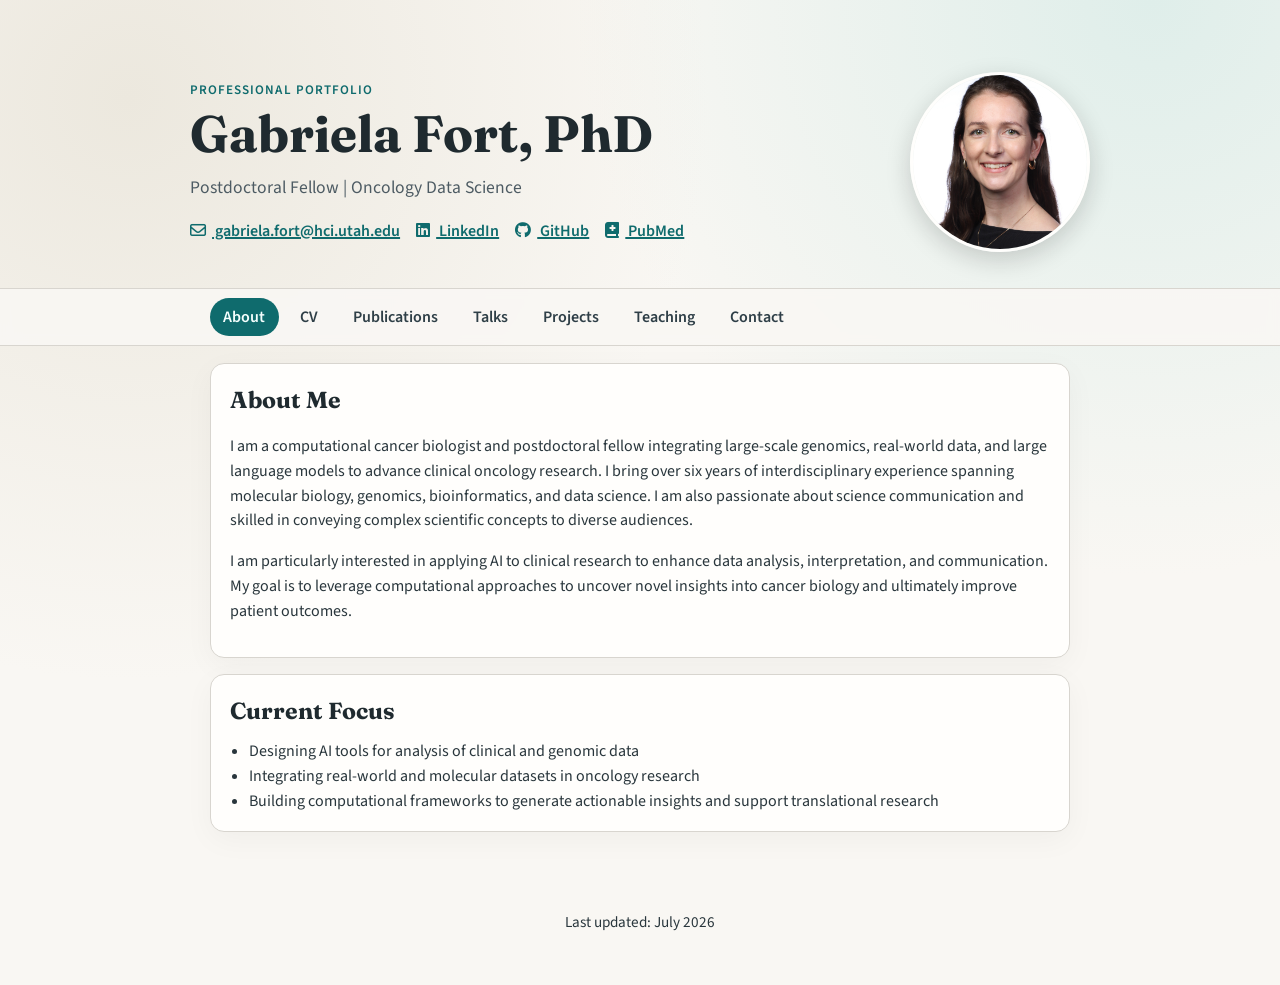
<file: index.html>
<!doctype html>
<html lang="en">
  <head>
    <meta charset="UTF-8" />
    <meta name="viewport" content="width=device-width, initial-scale=1.0" />
    <title>Gabriela Fort, PhD | Academic Portfolio</title>
    <meta
      name="description"
      content="Academic portfolio and CV of Gabriela Fort: research, publications, teaching, and professional experience."
    />
    <link rel="preconnect" href="https://fonts.googleapis.com" />
    <link rel="preconnect" href="https://fonts.gstatic.com" crossorigin />
    <link
      href="https://fonts.googleapis.com/css2?family=Fraunces:opsz,wght@9..144,400;9..144,600&family=Source+Sans+3:wght@400;500;600&display=swap"
      rel="stylesheet"
    />
    <link rel="stylesheet" href="https://cdnjs.cloudflare.com/ajax/libs/font-awesome/6.5.2/css/all.min.css" />
    <link rel="stylesheet" href="styles.css?v=20260318a" />
  </head>
  <body>
    <header class="hero">
      <div class="hero__content">
        <div class="hero__top">
          <div class="hero__text">
            <p class="hero__eyebrow">Professional Portfolio</p>
            <h1>Gabriela Fort, PhD</h1>
            <p class="hero__subtitle">
              Postdoctoral Fellow | Oncology Data Science
            </p>
            <div class="hero__links">
              <a href="mailto:gabriela.fort@hci.utah.edu"><i class="fa-regular fa-envelope" aria-hidden="true"></i> gabriela.fort@hci.utah.edu</a>
              <a href="https://www.linkedin.com/in/gabriela-fort-phd-134073181/" target="_blank" rel="noreferrer"><i class="fa-brands fa-linkedin" aria-hidden="true"></i> LinkedIn</a>
              <a href="https://github.com/GabrielaFort" target="_blank" rel="noreferrer"><i class="fa-brands fa-github" aria-hidden="true"></i> GitHub</a>
              <a href="https://pubmed.ncbi.nlm.nih.gov/?term=gabriela+fort&sort=jour&sort_order=asc&filter=datesearch.y_5" target="_blank" rel="noreferrer"><i class="fa-solid fa-book-medical" aria-hidden="true"></i> PubMed</a>
            </div>
          </div>
          <img src="assets/headshot.JPG" alt="Portrait of Gabriela Fort" class="profile-photo" />
        </div>
      </div>
    </header>

    <nav class="site-nav" aria-label="Main navigation">
      <div class="site-nav__inner">
        <a class="is-active" href="index.html?v=20260313a">About</a>
        <a href="cv.html?v=20260313a">CV</a>
        <a href="publications.html?v=20260313a">Publications</a>
        <a href="talks.html?v=20260313a">Talks</a>
        <a href="projects.html?v=20260313a">Projects</a>
        <a href="teaching.html?v=20260313a">Teaching</a>
        <a href="contact.html?v=20260313a">Contact</a>
      </div>
    </nav>

    <main class="container">
      <section>
        <h2>About Me</h2>
        <p>
          I am a computational cancer biologist and postdoctoral fellow integrating large-scale genomics, real-world data, and large language models to advance clinical oncology research. I bring over six years of interdisciplinary experience spanning molecular biology, genomics, bioinformatics, and data science. I am also passionate about science communication and skilled in conveying complex scientific concepts to diverse audiences.
        </p>
        <p>
          I am particularly interested in applying AI to clinical research to enhance data analysis, interpretation, and communication. My goal is to leverage computational approaches to uncover novel insights into cancer biology and ultimately improve patient outcomes.
        </p>
      </section>

      <section>
        <h2>Current Focus</h2>
        <ul>
          <li>Designing AI tools for analysis of clinical and genomic data</li>
          <li>Integrating real-world and molecular datasets in oncology research</li>
          <li>Building computational frameworks to generate actionable insights and support translational research</li>
        </ul>
      </section>
    </main>

    <footer class="footer">
      <p>Last updated: July 2026</p>
    </footer>
  </body>
</html>
</file>
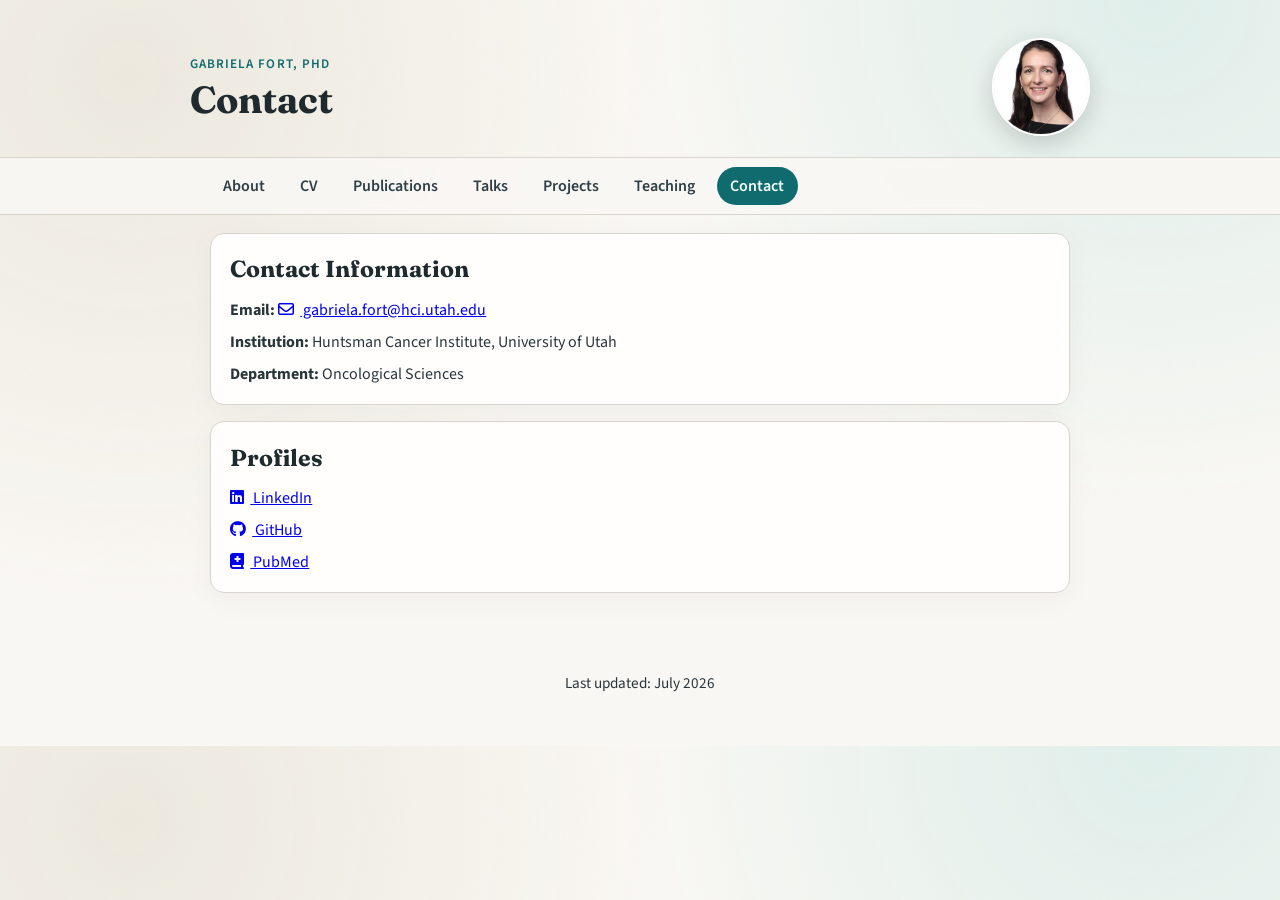
<file: contact.html>
<!doctype html>
<html lang="en">
  <head>
    <meta charset="UTF-8" />
    <meta name="viewport" content="width=device-width, initial-scale=1.0" />
    <title>Gabriela Fort, PhD | Contact</title>
    <link rel="preconnect" href="https://fonts.googleapis.com" />
    <link rel="preconnect" href="https://fonts.gstatic.com" crossorigin />
    <link
      href="https://fonts.googleapis.com/css2?family=Fraunces:opsz,wght@9..144,400;9..144,600&family=Source+Sans+3:wght@400;500;600&display=swap"
      rel="stylesheet"
    />
    <link rel="stylesheet" href="https://cdnjs.cloudflare.com/ajax/libs/font-awesome/6.5.2/css/all.min.css" />
    <link rel="stylesheet" href="styles.css?v=20260318a" />
  </head>
  <body>
    <header class="hero hero--compact">
      <div class="hero__content">
        <div class="hero__top">
          <div class="hero__text">
            <p class="hero__eyebrow">Gabriela Fort, PhD</p>
            <h1>Contact</h1>
          </div>
          <img src="assets/headshot.JPG" alt="Portrait of Gabriela Fort" class="profile-photo profile-photo--compact" />
        </div>
      </div>
    </header>

    <nav class="site-nav" aria-label="Main navigation">
      <div class="site-nav__inner">
        <a href="index.html?v=20260313a">About</a>
        <a href="cv.html?v=20260313a">CV</a>
        <a href="publications.html?v=20260313a">Publications</a>
        <a href="talks.html?v=20260313a">Talks</a>
        <a href="projects.html?v=20260313a">Projects</a>
        <a href="teaching.html?v=20260313a">Teaching</a>
        <a class="is-active" href="contact.html?v=20260313a">Contact</a>
      </div>
    </nav>

    <main class="container">
      <section>
        <h2>Contact Information</h2>
        <ul class="contact-list">
          <li><strong>Email:</strong> <a href="mailto:gabriela.fort@hci.utah.edu"><i class="fa-regular fa-envelope" aria-hidden="true"></i> gabriela.fort@hci.utah.edu</a></li>
          <li><strong>Institution:</strong> Huntsman Cancer Institute, University of Utah</li>
          <li><strong>Department:</strong> Oncological Sciences</li>
        </ul>
      </section>

      <section>
        <h2>Profiles</h2>
        <ul class="contact-list">
          <li><a href="https://www.linkedin.com/in/gabriela-fort-phd-134073181/" target="_blank" rel="noreferrer"><i class="fa-brands fa-linkedin" aria-hidden="true"></i> LinkedIn</a></li>
          <li><a href="https://github.com/GabrielaFort" target="_blank" rel="noreferrer"><i class="fa-brands fa-github" aria-hidden="true"></i> GitHub</a></li>
          <li><a href="https://pubmed.ncbi.nlm.nih.gov/?term=gabriela+fort&sort=jour&sort_order=asc&filter=datesearch.y_5" target="_blank" rel="noreferrer"><i class="fa-solid fa-book-medical" aria-hidden="true"></i> PubMed</a></li>
        </ul>
      </section>
    </main>

    <footer class="footer">
      <p>Last updated: July 2026</p>
    </footer>
  </body>
</html>
</file>
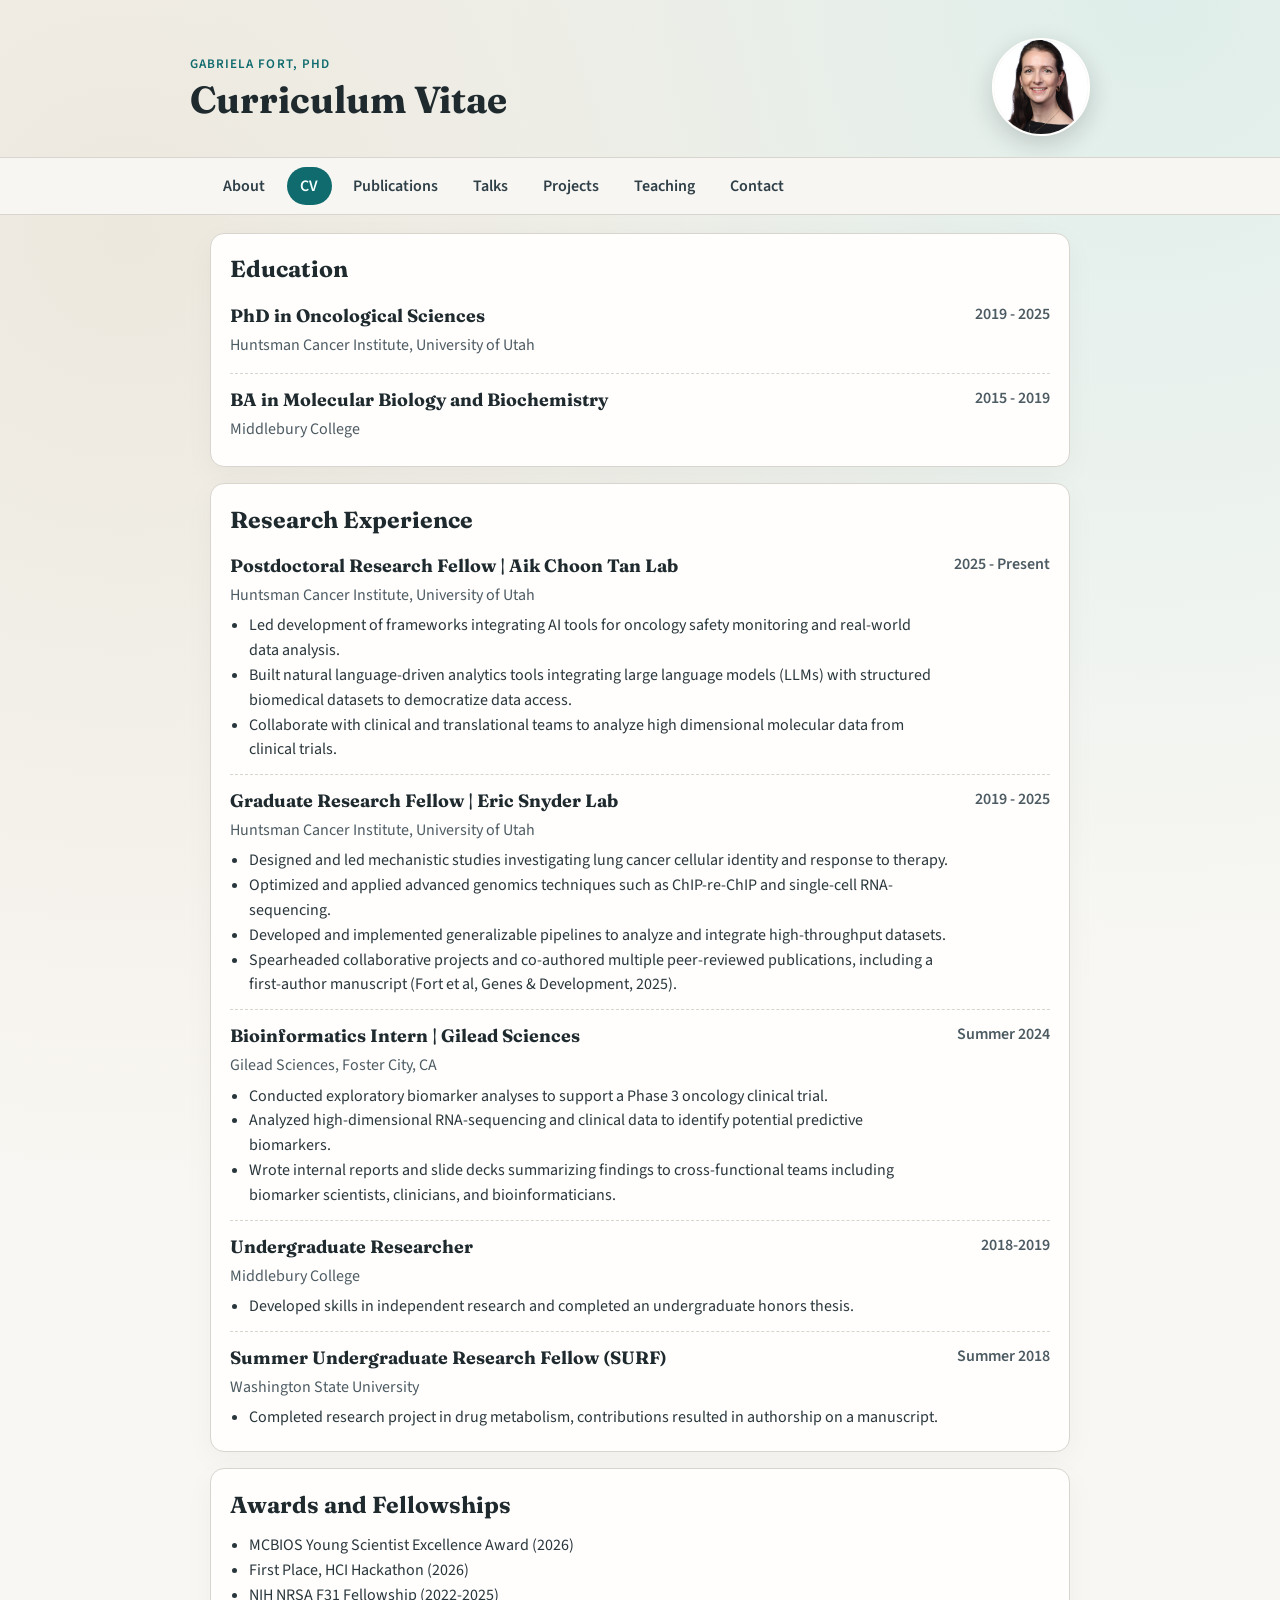
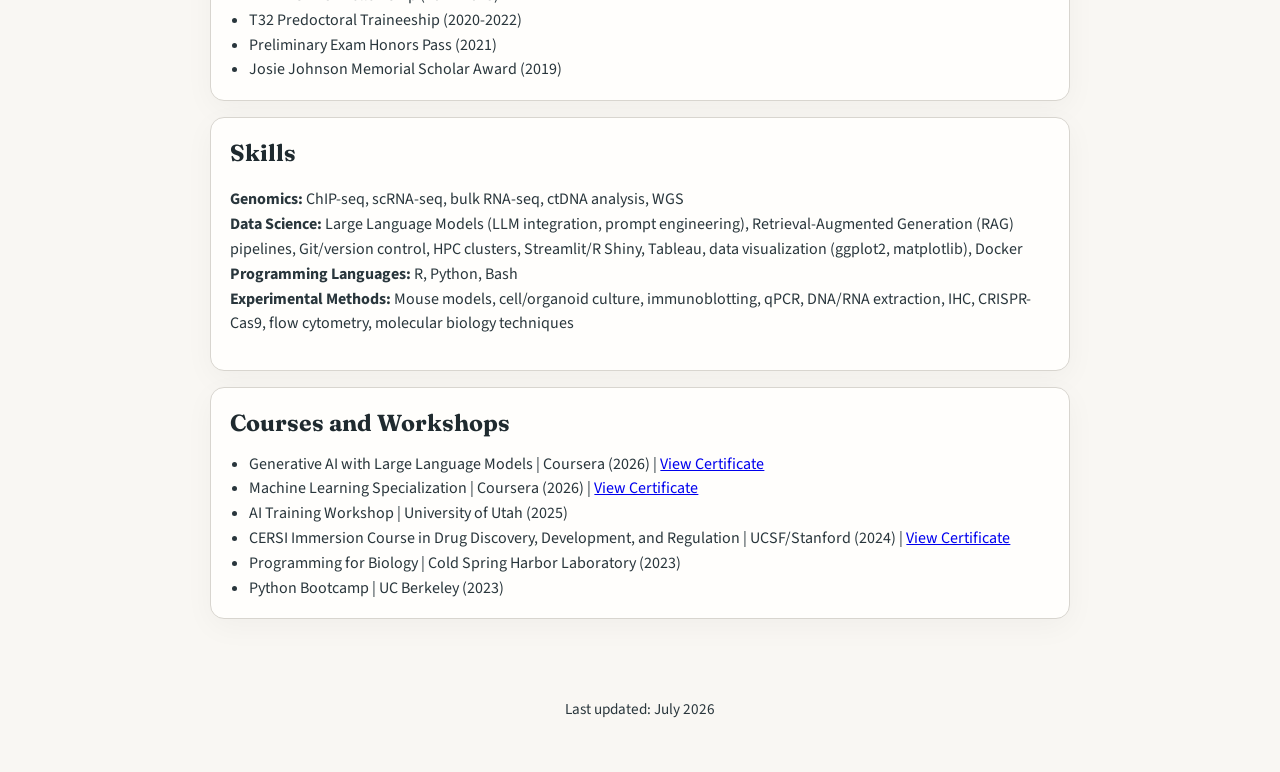
<file: cv.html>
<!doctype html>
<html lang="en">
  <head>
    <meta charset="UTF-8" />
    <meta name="viewport" content="width=device-width, initial-scale=1.0" />
    <title>Gabriela Fort, PhD | CV</title>
    <link rel="preconnect" href="https://fonts.googleapis.com" />
    <link rel="preconnect" href="https://fonts.gstatic.com" crossorigin />
    <link
      href="https://fonts.googleapis.com/css2?family=Fraunces:opsz,wght@9..144,400;9..144,600&family=Source+Sans+3:wght@400;500;600&display=swap"
      rel="stylesheet"
    />
    <link rel="stylesheet" href="https://cdnjs.cloudflare.com/ajax/libs/font-awesome/6.5.2/css/all.min.css" />
    <link rel="stylesheet" href="styles.css?v=20260318a" />
  </head>
  <body>
    <header class="hero hero--compact">
      <div class="hero__content">
        <div class="hero__top">
          <div class="hero__text">
            <p class="hero__eyebrow">Gabriela Fort, PhD</p>
            <h1>Curriculum Vitae</h1>
          </div>
          <img src="assets/headshot.JPG" alt="Portrait of Gabriela Fort" class="profile-photo profile-photo--compact" />
        </div>
      </div>
    </header>

    <nav class="site-nav" aria-label="Main navigation">
      <div class="site-nav__inner">
        <a href="index.html?v=20260313a">About</a>
        <a class="is-active" href="cv.html?v=20260313a">CV</a>
        <a href="publications.html?v=20260313a">Publications</a>
        <a href="talks.html?v=20260313a">Talks</a>
        <a href="projects.html?v=20260313a">Projects</a>
        <a href="teaching.html?v=20260313a">Teaching</a>
        <a href="contact.html?v=20260313a">Contact</a>
      </div>
    </nav>

    <main class="container">
      <section>
        <h2>Education</h2>
        <article class="entry">
          <div>
            <h3>PhD in Oncological Sciences</h3>
            <p>Huntsman Cancer Institute, University of Utah</p>
          </div>
          <span>2019 - 2025</span>
        </article>
        <article class="entry">
          <div>
            <h3>BA in Molecular Biology and Biochemistry</h3>
            <p>Middlebury College</p>
          </div>
          <span>2015 - 2019</span>
        </article>
      </section>

      <section>
        <h2>Research Experience</h2>
        <article class="entry">
          <div>
            <h3>Postdoctoral Research Fellow | Aik Choon Tan Lab</h3>
            <p>Huntsman Cancer Institute, University of Utah</p>
            <ul>
              <li>Led development of frameworks integrating AI tools for oncology safety monitoring and real-world data analysis.</li>
              <li>Built natural language-driven analytics tools integrating large language models (LLMs) with structured biomedical datasets to democratize data access.</li>
              <li>Collaborate with clinical and translational teams to analyze high dimensional molecular data from clinical trials.</li>
            </ul>
          </div>
          <span>2025 - Present</span>
        </article>
        <article class="entry">
          <div>
            <h3>Graduate Research Fellow | Eric Snyder Lab</h3>
            <p>Huntsman Cancer Institute, University of Utah</p>
            <ul>
              <li>Designed and led mechanistic studies investigating lung cancer cellular identity and response to therapy.</li>
              <li>Optimized and applied advanced genomics techniques such as ChIP-re-ChIP and single-cell RNA-sequencing.</li>
              <li>Developed and implemented generalizable pipelines to analyze and integrate high-throughput datasets.</li>
              <li>Spearheaded collaborative projects and co-authored multiple peer-reviewed publications, including a first-author manuscript (Fort et al, Genes & Development, 2025).</li>
            </ul>
          </div>
          <span>2019 - 2025</span>
        </article>
        <article class="entry">
          <div>
            <h3>Bioinformatics Intern | Gilead Sciences</h3>
            <p>Gilead Sciences, Foster City, CA</p>
            <ul>
              <li>Conducted exploratory biomarker analyses to support a Phase 3 oncology clinical trial.</li>
              <li>Analyzed high-dimensional RNA-sequencing and clinical data to identify potential predictive biomarkers.</li>
              <li>Wrote internal reports and slide decks summarizing findings to cross-functional teams including biomarker scientists, clinicians, and bioinformaticians.</li>
            </ul>
          </div>
          <span>Summer 2024</span>
        </article>
        <article class="entry">
          <div>
            <h3>Undergraduate Researcher</h3>
            <p>Middlebury College</p>
            <ul>
              <li>Developed skills in independent research and completed an undergraduate honors thesis.</li>
            </ul>
          </div>
          <span>2018-2019</span>
        </article>
        <article class="entry">
          <div>
            <h3>Summer Undergraduate Research Fellow (SURF)</h3>
            <p>Washington State University</p>
            <ul>
              <li>Completed research project in drug metabolism,  contributions resulted in authorship on a manuscript.</li>
            </ul>
          </div>
          <span>Summer 2018</span>
        </article>
      </section>

      <section>
        <h2>Awards and Fellowships</h2>
        <ul>
          <li>MCBIOS Young Scientist Excellence Award (2026)</li>
          <li>First Place, HCI Hackathon (2026)</li>
          <li>NIH NRSA F31 Fellowship (2022-2025)</li>
          <li>T32 Predoctoral Traineeship (2020-2022)</li>
          <li>Preliminary Exam Honors Pass (2021)</li>
          <li>Josie Johnson Memorial Scholar Award (2019)</li>
        </ul>
      </section>

      <section>
        <h2>Skills</h2>
        <p>
          <b>Genomics:</b> ChIP-seq, scRNA-seq, bulk RNA-seq, ctDNA analysis, WGS
          <br />
          <b>Data Science:</b> Large Language Models (LLM integration, prompt engineering), Retrieval-Augmented Generation (RAG) pipelines, Git/version control, HPC clusters, Streamlit/R Shiny, Tableau, data visualization (ggplot2, matplotlib), Docker
          <br />
          <b>Programming Languages:</b> R, Python, Bash
          <br />
          <b>Experimental Methods:</b> Mouse models, cell/organoid culture, immunoblotting, qPCR, DNA/RNA extraction, IHC, CRISPR-Cas9, flow cytometry, molecular biology techniques
      </section>

            <section>
        <h2>Courses and Workshops</h2>
        <ul>
          <li>Generative AI with Large Language Models | Coursera (2026) | <a href="assets/Coursera YHROCJ48G3KG.pdf" target="_blank">View Certificate</a></li>
          <li>Machine Learning Specialization | Coursera (2026) | <a href="assets/Coursera IVMGCRSF0IVE.pdf" target="_blank">View Certificate</a></li>
          <li>AI Training Workshop | University of Utah (2025)</li>
          <li>CERSI Immersion Course in Drug Discovery, Development, and Regulation | UCSF/Stanford (2024) | <a href="assets/Gabriela Fort 2024 CERSI Immersion Statement of Completion.pdf" target="_blank">View Certificate</a></li>
          <li>Programming for Biology | Cold Spring Harbor Laboratory (2023)</li>
          <li>Python Bootcamp | UC Berkeley (2023)</li>
        </ul>
      </section>

    </main>

    <footer class="footer">
      <p>Last updated: July 2026</p>
    </footer>
  </body>
</html>
</file>
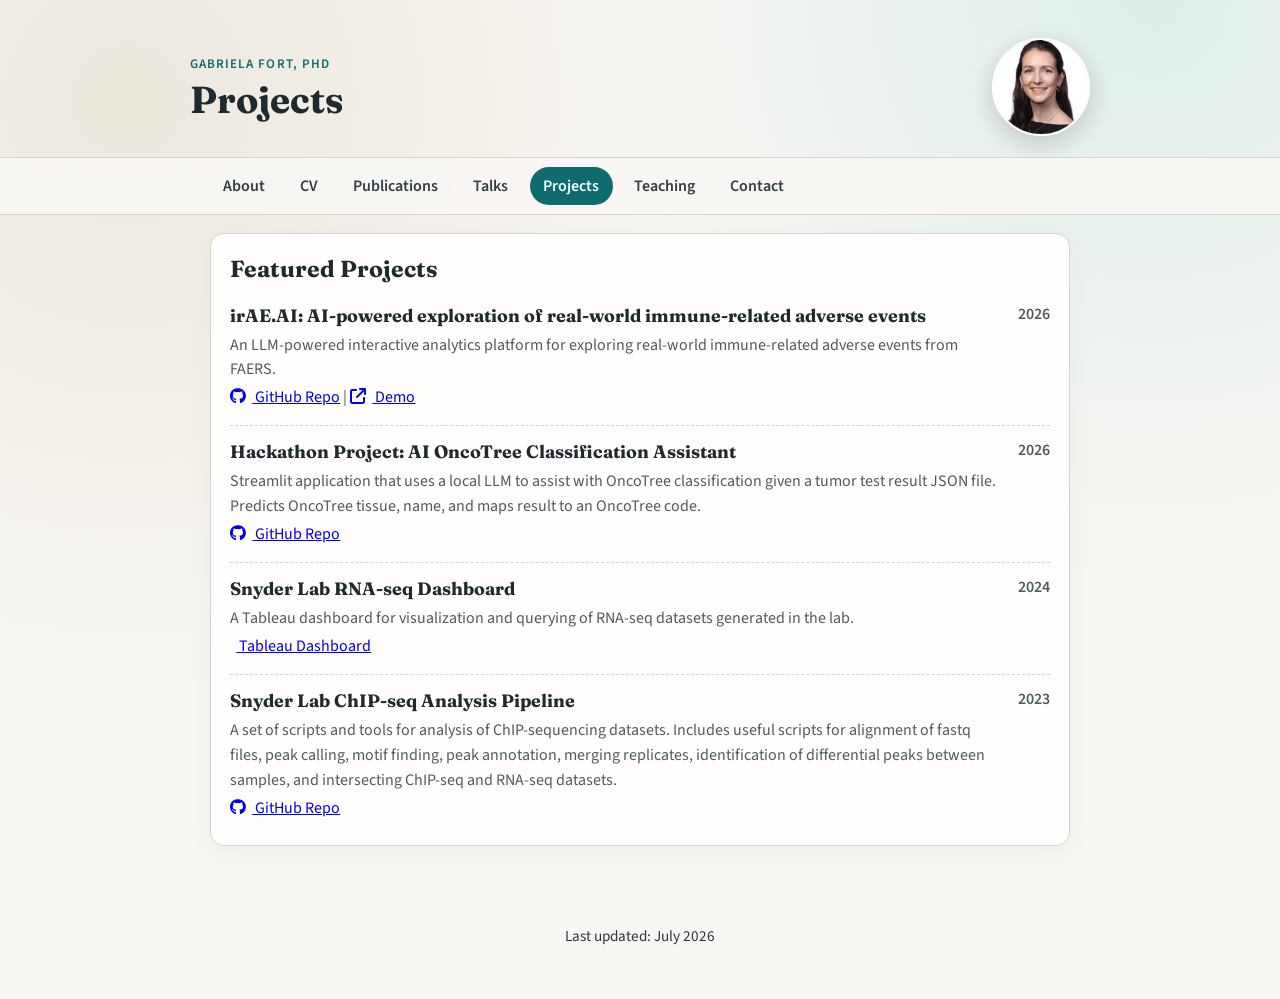
<file: projects.html>
<!doctype html>
<html lang="en">
  <head>
    <meta charset="UTF-8" />
    <meta name="viewport" content="width=device-width, initial-scale=1.0" />
    <title>Gabriela Fort, PhD | Projects</title>
    <link rel="preconnect" href="https://fonts.googleapis.com" />
    <link rel="preconnect" href="https://fonts.gstatic.com" crossorigin />
    <link
      href="https://fonts.googleapis.com/css2?family=Fraunces:opsz,wght@9..144,400;9..144,600&family=Source+Sans+3:wght@400;500;600&display=swap"
      rel="stylesheet"
    />
    <link rel="stylesheet" href="https://cdnjs.cloudflare.com/ajax/libs/font-awesome/6.5.2/css/all.min.css" />
    <link rel="stylesheet" href="styles.css?v=20260318a" />
  </head>
  <body>
    <header class="hero hero--compact">
      <div class="hero__content">
        <div class="hero__top">
          <div class="hero__text">
            <p class="hero__eyebrow">Gabriela Fort, PhD</p>
            <h1>Projects</h1>
          </div>
          <img src="assets/headshot.JPG" alt="Portrait of Gabriela Fort" class="profile-photo profile-photo--compact" />
        </div>
      </div>
    </header>

    <nav class="site-nav" aria-label="Main navigation">
      <div class="site-nav__inner">
        <a href="index.html?v=20260313a">About</a>
        <a href="cv.html?v=20260313a">CV</a>
        <a href="publications.html?v=20260313a">Publications</a>
        <a href="talks.html?v=20260313a">Talks</a>
        <a class="is-active" href="projects.html?v=20260313a">Projects</a>
        <a href="teaching.html?v=20260313a">Teaching</a>
        <a href="contact.html?v=20260313a">Contact</a>
      </div>
    </nav>

    <main class="container">
      <section>
        <h2>Featured Projects</h2>
        <article class="entry">
          <div>
            <h3>irAE.AI: AI-powered exploration of real-world immune-related adverse events</h3>
            <p>An LLM-powered interactive analytics platform for exploring real-world immune-related adverse events from FAERS.</p>
            <p><a href="https://github.com/GabrielaFort/Python_irAE_LLM_Query" target="_blank" rel="noopener noreferrer"><i class="fa-brands fa-github" aria-hidden="true"></i> GitHub Repo</a> | <a href="https://vimeo.com/1167829596?share=copy&fl=sv&fe=ci" target="_blank" rel="noopener noreferrer"><i class="fa-solid fa-arrow-up-right-from-square" aria-hidden="true"></i> Demo</a></p>
          </div>
          <span>2026</span>
        </article>

        <article class="entry">
          <div>
            <h3>Hackathon Project: AI OncoTree Classification Assistant</h3>
            <p>Streamlit application that uses a local LLM to assist with OncoTree classification given a tumor test result JSON file. Predicts OncoTree tissue, name, and maps result to an OncoTree code.</p>
            <p><a href="https://github.com/GabrielaFort/HCI_Hackathon" target="_blank" rel="noopener noreferrer"><i class="fa-brands fa-github" aria-hidden="true"></i> GitHub Repo</a></p>
          </div>
          <span>2026</span>
        </article>

        <article class="entry">
          <div>
            <h3>Snyder Lab RNA-seq Dashboard</h3>
            <p>A Tableau dashboard for visualization and querying of RNA-seq datasets generated in the lab.</p>
            <p><a href="https://public.tableau.com/app/profile/gabriela.fort/viz/Snyder_RNAseq_Dashboard_GF/NavigationHome" target="_blank" rel="noopener noreferrer"><i class="fa-brands fa-tableau" aria-hidden="true"></i> Tableau Dashboard</a></p>
          </div>
          <span>2024</span>
        </article>

        <article class="entry">
          <div>
            <h3>Snyder Lab ChIP-seq Analysis Pipeline</h3>
            <p>A set of scripts and tools for analysis of ChIP-sequencing datasets. Includes useful scripts for alignment of fastq files, peak calling, motif finding, peak annotation, merging replicates, identification of differential peaks between samples, and intersecting ChIP-seq and RNA-seq datasets.</p>
            <p><a href="https://github.com/GabrielaFort/SnyderLab_ChIPseq" target="_blank" rel="noopener noreferrer"><i class="fa-brands fa-github" aria-hidden="true"></i> GitHub Repo</a></p>
          </div>
          <span>2023</span>
        </article>
      </section>

    </main>

    <footer class="footer">
      <p>Last updated: July 2026</p>
    </footer>
  </body>
</html>
</file>
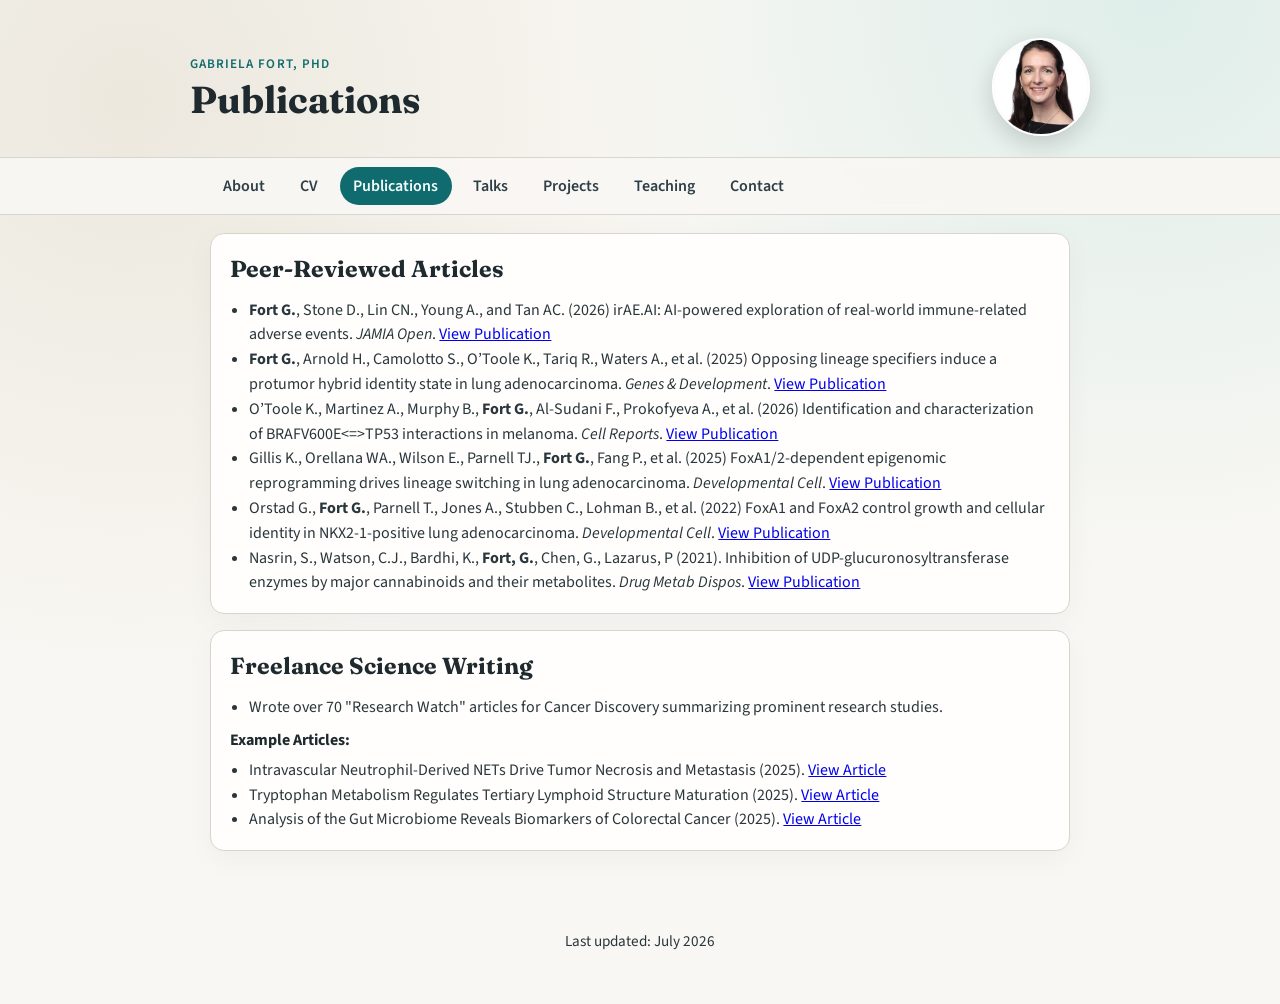
<file: publications.html>
<!doctype html>
<html lang="en">
  <head>
    <meta charset="UTF-8" />
    <meta name="viewport" content="width=device-width, initial-scale=1.0" />
    <title>Gabriela Fort, PhD | Publications</title>
    <link rel="preconnect" href="https://fonts.googleapis.com" />
    <link rel="preconnect" href="https://fonts.gstatic.com" crossorigin />
    <link
      href="https://fonts.googleapis.com/css2?family=Fraunces:opsz,wght@9..144,400;9..144,600&family=Source+Sans+3:wght@400;500;600&display=swap"
      rel="stylesheet"
    />
    <link rel="stylesheet" href="https://cdnjs.cloudflare.com/ajax/libs/font-awesome/6.5.2/css/all.min.css" />
    <link rel="stylesheet" href="styles.css?v=20260318a" />
  </head>
  <body>
    <header class="hero hero--compact">
      <div class="hero__content">
        <div class="hero__top">
          <div class="hero__text">
            <p class="hero__eyebrow">Gabriela Fort, PhD</p>
            <h1>Publications</h1>
          </div>
          <img src="assets/headshot.JPG" alt="Portrait of Gabriela Fort" class="profile-photo profile-photo--compact" />
        </div>
      </div>
    </header>

    <nav class="site-nav" aria-label="Main navigation">
      <div class="site-nav__inner">
        <a href="index.html?v=20260313a">About</a>
        <a href="cv.html?v=20260313a">CV</a>
        <a class="is-active" href="publications.html?v=20260313a">Publications</a>
        <a href="talks.html?v=20260313a">Talks</a>
        <a href="projects.html?v=20260313a">Projects</a>
        <a href="teaching.html?v=20260313a">Teaching</a>
        <a href="contact.html?v=20260313a">Contact</a>
      </div>
    </nav>

    <main class="container">
      <section>
        <h2>Peer-Reviewed Articles</h2>
        <ul>
          <li>
            <b>Fort G.</b>, Stone D., Lin CN., Young A., and Tan AC. (2026) irAE.AI: AI-powered exploration of real-world immune-related adverse events. <em>JAMIA Open</em>.
            <a href="https://doi.org/10.1093/jamiaopen/ooag094" target="_blank" rel="noopener noreferrer">View Publication</a>
          </li>
          <li>
            <b>Fort G.</b>, Arnold H., Camolotto S., O’Toole K., Tariq R., Waters A., et al. (2025) Opposing lineage specifiers induce a protumor hybrid identity state in lung adenocarcinoma. <em>Genes & Development</em>.
            <a href="https://doi.org/10.1101/gad.352742.125" target="_blank" rel="noopener noreferrer">View Publication</a>
          </li>
          <li>
            O’Toole K., Martinez A., Murphy B., <b>Fort G.</b>, Al-Sudani F., Prokofyeva A., et al. (2026) Identification and characterization of BRAFV600E<=>TP53 interactions in melanoma. <em>Cell Reports</em>.
            <a href="https://doi.org/10.1016/j.celrep.2026.117078" target="_blank" rel="noopener noreferrer">View Publication</a>
          </li>
          <li>
            Gillis K., Orellana WA., Wilson E., Parnell TJ., <b>Fort G.</b>, Fang P., et al. (2025) FoxA1/2-dependent epigenomic reprogramming drives lineage switching in lung adenocarcinoma. <em>Developmental Cell</em>.
            <a href="https://doi.org/10.1016/j.devcel.2024.10.009" target="_blank" rel="noopener noreferrer">View Publication</a>
          </li>
          <li>
            Orstad G., <b>Fort G.</b>, Parnell T., Jones A., Stubben C., Lohman B., et al. (2022) FoxA1 and FoxA2 control growth and cellular identity in NKX2-1-positive lung adenocarcinoma. <em>Developmental Cell</em>.
            <a href="https://doi.org/10.1016/j.devcel.2022.06.017" target="_blank" rel="noopener noreferrer">View Publication</a>
          </li>
          <li>
            Nasrin, S., Watson, C.J., Bardhi, K., <b>Fort, G.</b>, Chen, G., Lazarus, P (2021). Inhibition of UDP-glucuronosyltransferase enzymes by major cannabinoids and their metabolites. <em>Drug Metab Dispos</em>.
            <a href="https://doi.org/10.1124/dmd.121.000530" target="_blank" rel="noopener noreferrer">View Publication</a>
          </li>
        </ul>
      </section>

      <!-- <section>
        <h2>Preprints</h2>
        <ul>
          <li>O’Toole K., Martinez A., Murphy B., Proveyeka A., <b>Fort G.</b>, Al-Sudani F., et al. (2025) Characterization of the BRAF interactome identifies BRAFV600E<=>TP53 interaction in melanoma. <em>bioRxiv</em>.
          <a href="https://doi.org/10.1101/2025.06.20.660711" target="_blank" rel="noopener noreferrer">View Publication</a>
        </ul>
      </section> -->

      <section>
        <h2>Freelance Science Writing</h2>
        <ul>
        <li>Wrote over 70 "Research Watch" articles for Cancer Discovery summarizing prominent research studies.</li>
        </ul>
        <h4>Example Articles:</h4>
        <ul>
          <li>
          Intravascular Neutrophil-Derived NETs Drive Tumor Necrosis and Metastasis (2025).
          <a href="https://doi.org/10.1158/2159-8290.CD-RW2025-072" target="_blank" rel="noopener noreferrer">View Article</a>
          </li>
          <li>
          Tryptophan Metabolism Regulates Tertiary Lymphoid Structure Maturation (2025).
          <a href="https://doi.org/10.1158/2159-8290.CD-RW2025-061" target="_blank" rel="noopener noreferrer">View Article</a>
          </li>
          <li>
          Analysis of the Gut Microbiome Reveals Biomarkers of Colorectal Cancer (2025).
          <a href="https://doi.org/10.1158/2159-8290.CD-RW2025-052" target="_blank" rel="noopener noreferrer">View Article</a>
          </li>

        </ul>
      </section>
    </main>

    <footer class="footer">
      <p>Last updated: July 2026</p>
    </footer>
  </body>
</html>
</file>
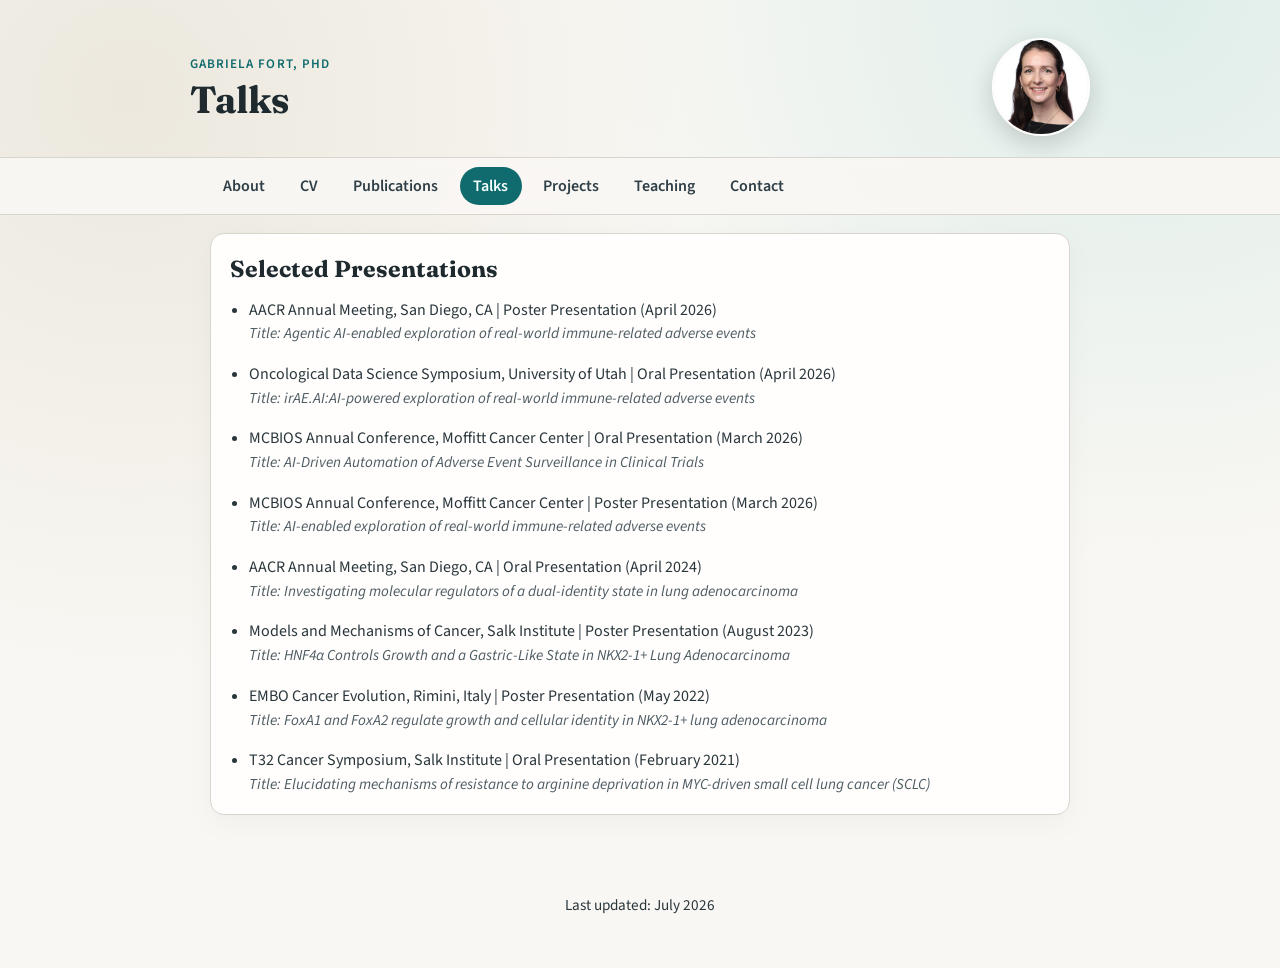
<file: talks.html>
<!doctype html>
<html lang="en">
  <head>
    <meta charset="UTF-8" />
    <meta name="viewport" content="width=device-width, initial-scale=1.0" />
    <title>Gabriela Fort, PhD | Talks</title>
    <link rel="preconnect" href="https://fonts.googleapis.com" />
    <link rel="preconnect" href="https://fonts.gstatic.com" crossorigin />
    <link
      href="https://fonts.googleapis.com/css2?family=Fraunces:opsz,wght@9..144,400;9..144,600&family=Source+Sans+3:wght@400;500;600&display=swap"
      rel="stylesheet"
    />
    <link rel="stylesheet" href="https://cdnjs.cloudflare.com/ajax/libs/font-awesome/6.5.2/css/all.min.css" />
    <link rel="stylesheet" href="styles.css?v=20260318a" />
  </head>
  <body>
    <header class="hero hero--compact">
      <div class="hero__content">
        <div class="hero__top">
          <div class="hero__text">
            <p class="hero__eyebrow">Gabriela Fort, PhD</p>
            <h1>Talks</h1>
          </div>
          <img src="assets/headshot.JPG" alt="Portrait of Gabriela Fort" class="profile-photo profile-photo--compact" />
        </div>
      </div>
    </header>

    <nav class="site-nav" aria-label="Main navigation">
      <div class="site-nav__inner">
        <a href="index.html?v=20260313a">About</a>
        <a href="cv.html?v=20260313a">CV</a>
        <a href="publications.html?v=20260313a">Publications</a>
        <a class="is-active" href="talks.html?v=20260313a">Talks</a>
        <a href="projects.html?v=20260313a">Projects</a>
        <a href="teaching.html?v=20260313a">Teaching</a>
        <a href="contact.html?v=20260313a">Contact</a>
      </div>
    </nav>

    <main class="container">
      <section>
        <h2>Selected Presentations</h2>
        <ul class="talk-list">
          <li>
            AACR Annual Meeting, San Diego, CA | Poster Presentation (April 2026)
            <div class="talk-subtitle"><em>Title: Agentic AI-enabled exploration of real-world immune-related adverse events</em></div>
          </li>
          <li>
            Oncological Data Science Symposium, University of Utah | Oral Presentation (April 2026)
            <div class="talk-subtitle"><em>Title: irAE.AI:AI-powered exploration of real-world immune-related adverse events</em></div>
          </li>
          <li>
            MCBIOS Annual Conference, Moffitt Cancer Center | Oral Presentation (March 2026)
            <div class="talk-subtitle"><em>Title: AI-Driven Automation of Adverse Event Surveillance in Clinical Trials</em></div>
          </li>
          <li>
            MCBIOS Annual Conference, Moffitt Cancer Center | Poster Presentation (March 2026)
            <div class="talk-subtitle"><em>Title: AI-enabled exploration of real-world immune-related adverse events</em></div>
          </li>
          <li>
            AACR Annual Meeting, San Diego, CA | Oral Presentation (April 2024)
            <div class="talk-subtitle"><em>Title: Investigating molecular regulators of a dual-identity state in lung adenocarcinoma</em></div>
          </li>
          <li>
            Models and Mechanisms of Cancer, Salk Institute | Poster Presentation (August 2023)
            <div class="talk-subtitle"><em>Title: HNF4α Controls Growth and a Gastric-Like State in NKX2-1+ Lung Adenocarcinoma</em></div>
          </li>
          <li>
            EMBO Cancer Evolution, Rimini, Italy | Poster Presentation (May 2022)
            <div class="talk-subtitle"><em>Title: FoxA1 and FoxA2 regulate growth and cellular identity in NKX2-1+ lung adenocarcinoma</em></div>
          </li>
          <li>
            T32 Cancer Symposium, Salk Institute | Oral Presentation (February 2021)
            <div class="talk-subtitle"><em>Title: Elucidating mechanisms of resistance to arginine deprivation in MYC-driven small cell lung cancer (SCLC)</em></div>
          </li>
        </ul>
      </section>

      <!-- <section>
        <h2>Invited Seminars</h2>
        <ul>
          <li>Seminar title, Institution Name (2026)</li>
        </ul>
      </section> -->
    </main>

    <footer class="footer">
      <p>Last updated: July 2026</p>
    </footer>
  </body>
</html>
</file>
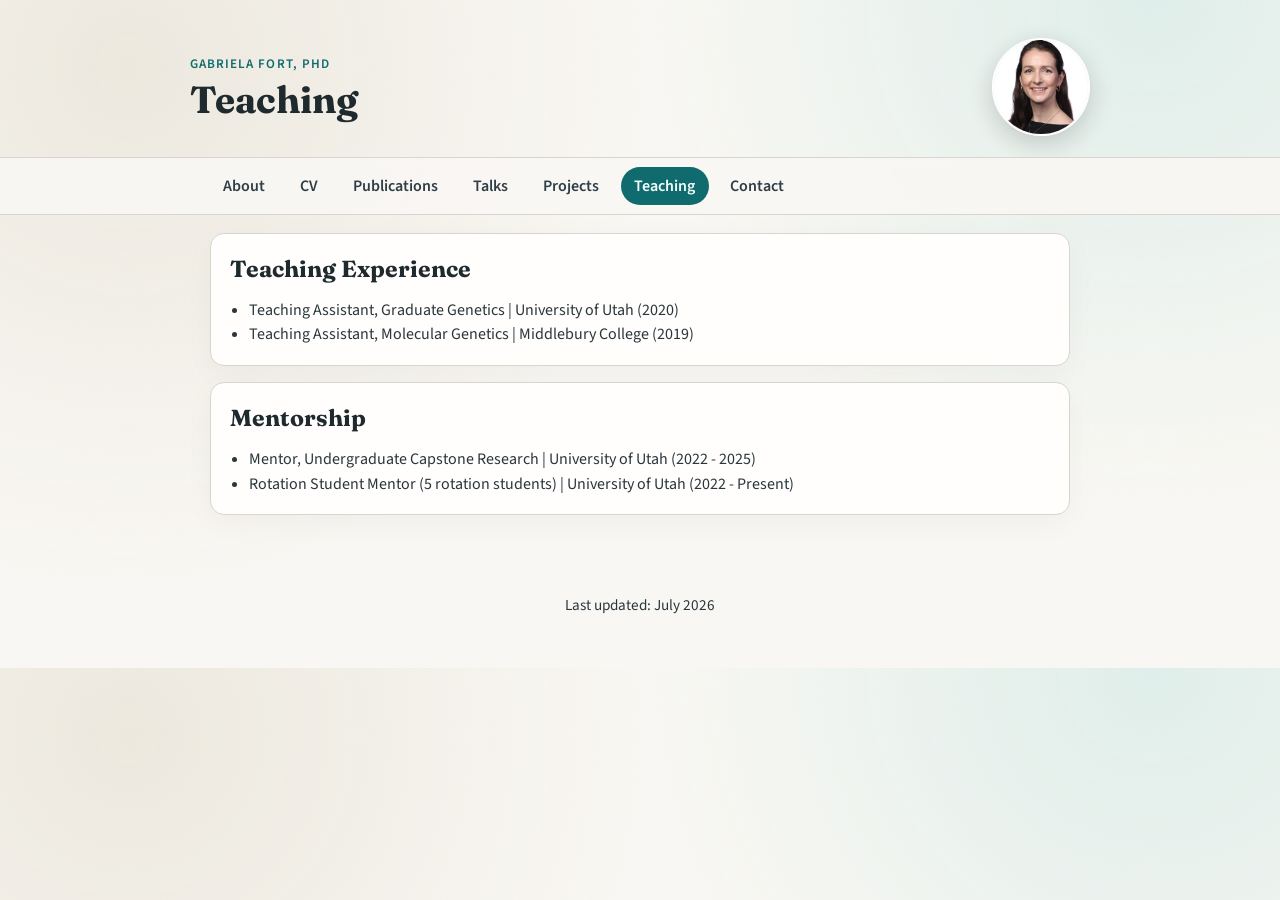
<file: teaching.html>
<!doctype html>
<html lang="en">
  <head>
    <meta charset="UTF-8" />
    <meta name="viewport" content="width=device-width, initial-scale=1.0" />
    <title>Gabriela Fort, PhD | Teaching</title>
    <link rel="preconnect" href="https://fonts.googleapis.com" />
    <link rel="preconnect" href="https://fonts.gstatic.com" crossorigin />
    <link
      href="https://fonts.googleapis.com/css2?family=Fraunces:opsz,wght@9..144,400;9..144,600&family=Source+Sans+3:wght@400;500;600&display=swap"
      rel="stylesheet"
    />
    <link rel="stylesheet" href="https://cdnjs.cloudflare.com/ajax/libs/font-awesome/6.5.2/css/all.min.css" />
    <link rel="stylesheet" href="styles.css?v=20260318a" />
  </head>
  <body>
    <header class="hero hero--compact">
      <div class="hero__content">
        <div class="hero__top">
          <div class="hero__text">
            <p class="hero__eyebrow">Gabriela Fort, PhD</p>
            <h1>Teaching</h1>
          </div>
          <img src="assets/headshot.JPG" alt="Portrait of Gabriela Fort" class="profile-photo profile-photo--compact" />
        </div>
      </div>
    </header>

    <nav class="site-nav" aria-label="Main navigation">
      <div class="site-nav__inner">
        <a href="index.html?v=20260313a">About</a>
        <a href="cv.html?v=20260313a">CV</a>
        <a href="publications.html?v=20260313a">Publications</a>
        <a href="talks.html?v=20260313a">Talks</a>
        <a href="projects.html?v=20260313a">Projects</a>
        <a class="is-active" href="teaching.html?v=20260313a">Teaching</a>
        <a href="contact.html?v=20260313a">Contact</a>
      </div>
    </nav>

    <main class="container">
      <section>
        <h2>Teaching Experience</h2>
        <ul>
          <li>Teaching Assistant, Graduate Genetics | University of Utah (2020)</li>
          <li>Teaching Assistant, Molecular Genetics | Middlebury College (2019)</li>
        </ul>
      </section>

      <section>
        <h2>Mentorship</h2>
        <ul>
          <li>Mentor, Undergraduate Capstone Research | University of Utah (2022 - 2025)</li>
          <li>Rotation Student Mentor (5 rotation students) | University of Utah (2022 - Present)</li>
        </ul>
      </section>
    </main>

    <footer class="footer">
      <p>Last updated: July 2026</p>
    </footer>
  </body>
</html>
</file>
<file: styles.css>
:root {
  --bg: #f9f7f3;
  --paper: #fffefc;
  --ink: #1f2a2f;
  --muted: #4d5b63;
  --accent: #0f6b6d;
  --line: #d8d5cf;
}

* {
  box-sizing: border-box;
}

body {
  margin: 0;
  font-family: "Source Sans 3", sans-serif;
  background:
    radial-gradient(circle at 10% 10%, #ece8de 0%, transparent 40%),
    radial-gradient(circle at 90% 0%, #dfeeea 0%, transparent 38%),
    var(--bg);
  color: var(--ink);
  line-height: 1.55;
}

.hero {
  padding: 4.5rem 1.25rem 2.25rem;
}

.hero--compact {
  padding: 2.4rem 1.25rem 1.3rem;
}

.hero--compact h1 {
  font-size: clamp(1.7rem, 4.2vw, 2.35rem);
}

.hero__content {
  max-width: 900px;
  margin: 0 auto;
}

.hero__top {
  display: flex;
  justify-content: space-between;
  align-items: center;
  gap: 1.5rem;
}

.hero__text {
  flex: 1;
}

.hero__eyebrow {
  margin: 0;
  color: var(--accent);
  text-transform: uppercase;
  letter-spacing: 0.08em;
  font-size: 0.82rem;
  font-weight: 600;
}

h1,
h2,
h3 {
  font-family: "Fraunces", serif;
  margin: 0;
}

h1 {
  margin-top: 0.35rem;
  font-size: clamp(2rem, 6vw, 3.2rem);
  line-height: 1.08;
}

.hero__subtitle {
  margin-top: 0.8rem;
  color: var(--muted);
  font-size: 1.1rem;
}

.hero__subtitle--compact {
  margin-top: 0.35rem;
  font-size: 1rem;
}

.hero__links {
  margin-top: 1rem;
  display: flex;
  gap: 0.9rem 1rem;
  flex-wrap: wrap;
}

.hero__links a {
  color: var(--accent);
  font-weight: 600;
  text-decoration-thickness: 2px;
}

.hero__links i,
.contact-list i,
.entry i {
  margin-right: 0.38rem;
}

.site-nav {
  position: sticky;
  top: 0;
  z-index: 10;
  backdrop-filter: blur(6px);
  background: rgba(249, 247, 243, 0.92);
  border-top: 1px solid var(--line);
  border-bottom: 1px solid var(--line);
}

.site-nav__inner {
  max-width: 900px;
  margin: 0 auto;
  padding: 0.55rem 1.25rem;
  display: flex;
  gap: 0.5rem;
  flex-wrap: wrap;
  align-items: center;
}

.site-nav__inner a {
  text-decoration: none;
  color: #2f3f47;
  font-weight: 600;
  border-radius: 999px;
  padding: 0.36rem 0.78rem;
  border: 1px solid transparent;
  white-space: nowrap;
  flex: 0 0 auto;
}

.site-nav__inner a:hover {
  border-color: var(--line);
  background: #f5f2eb;
}

.site-nav__inner a.is-active {
  background: var(--accent);
  color: #f5fffe;
}

.container {
  max-width: 900px;
  margin: 0 auto;
  padding: 1.1rem 1.25rem 3rem;
}

section {
  background: var(--paper);
  border: 1px solid var(--line);
  border-radius: 14px;
  padding: 1.1rem 1.2rem;
  margin-bottom: 1rem;
  box-shadow: 0 8px 30px rgba(20, 22, 24, 0.04);
}

h2 {
  margin-bottom: 0.65rem;
  font-size: 1.45rem;
}

h3 {
  font-size: 1.12rem;
}

p,
li {
  color: #29363c;
}

ul,
ol {
  margin: 0.35rem 0 0;
  padding-left: 1.2rem;
}

.contact-list {
  list-style: none;
  padding-left: 0;
}

.contact-list li + li {
  margin-top: 0.45rem;
}

.entry {
  display: flex;
  justify-content: space-between;
  align-items: flex-start;
  gap: 1rem;
  padding: 0.25rem 0;
}

.entry + .entry {
  margin-top: 0.5rem;
  border-top: 1px dashed var(--line);
  padding-top: 0.75rem;
}

.entry p {
  margin: 0.2rem 0;
  color: var(--muted);
}

.entry span {
  white-space: nowrap;
  color: var(--muted);
  font-weight: 600;
}

.footer {
  padding: 0 1.25rem 2.2rem;
  text-align: center;
  color: var(--muted);
  font-size: 0.95rem;
}

@media (max-width: 700px) {
  .site-nav__inner {
    gap: 0.38rem;
    padding-bottom: 0.2rem;
  }

  .site-nav__inner a {
    text-align: center;
    padding: 0.34rem 0.5rem;
    font-size: 0.94rem;
    flex: 1 1 calc(33.333% - 0.4rem);
  }

  .entry {
    flex-direction: column;
  }

  .entry span {
    margin-top: 0.3rem;
  }

  section {
    padding: 1rem;
  }
}

.profile-photo {
  width: 180px;
  height: 180px;
  object-fit: cover;
  border-radius: 50%;
  border: 3px solid #fffefc;
  box-shadow: 0 8px 24px rgba(20, 22, 24, 0.18);
  flex-shrink: 0;
}

.profile-photo--compact {
  width: 98px;
  height: 98px;
  border-width: 2px;
}

@media (max-width: 700px) {
  .hero__top {
    flex-direction: column;
    align-items: flex-start;
  }
}

.talk-subtitle {
  margin-top: 0;
  color: var(--muted);
  font-size: 0.95rem;
}

.talk-list li + li {
  margin-top: 1rem;
}

.talk-list li {
  margin-bottom: 0;
}

h4 {
  margin-top: 0.5rem;
  margin-bottom: 0.25rem;
}
</file>
